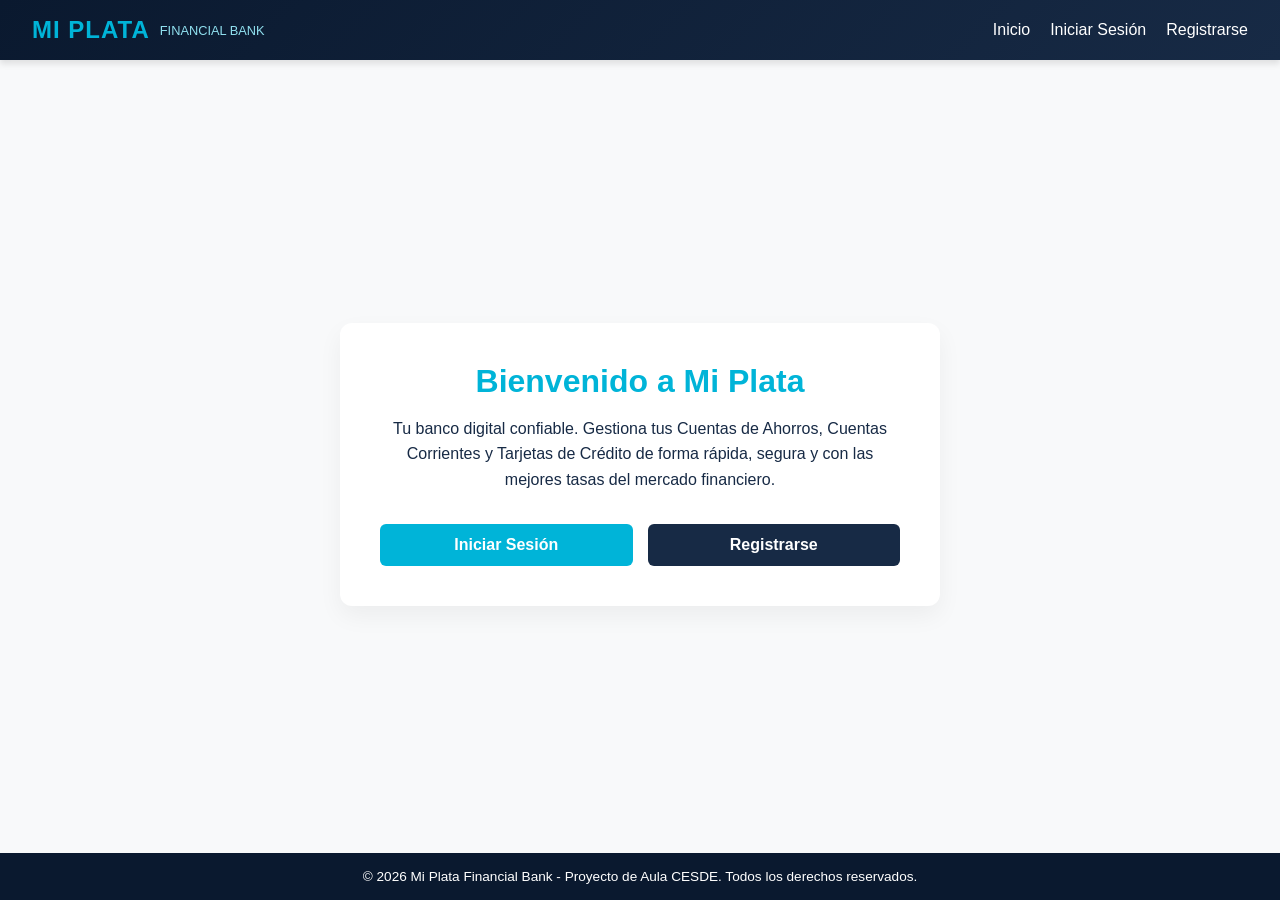
<file: index.html>
<!DOCTYPE html>
<html lang="es">
<head>
    <meta charset="UTF-8">
    <meta name="viewport" content="width=device-width, initial-scale=1.0">
    <title>Mi Plata - Financial Bank</title>
    <link rel="stylesheet" href="styles.css">
</head>
<body>

    <header>
        <div class="logo-container">
            <h1>MI PLATA</h1>
            <span style="font-size: 0.8rem; color: var(--accent);">FINANCIAL BANK</span>
        </div>
        <nav>
            <ul id="main-nav">
                <li><a onclick="router('landing')">Inicio</a></li>
                <li><a onclick="router('login')">Iniciar Sesión</a></li>
                <li><a onclick="router('register')">Registrarse</a></li>
            </ul>
        </nav>
    </header>

    <main id="app-container">
        <!-- El contenido dinámico se inyectará aquí mediante JavaScript -->
    </main>

    <footer>
        <p>&copy; 2026 Mi Plata Financial Bank - Proyecto de Aula CESDE. Todos los derechos reservados.</p>
    </footer>

    <script src="app.js"></script>
</body>
</html>
</file>
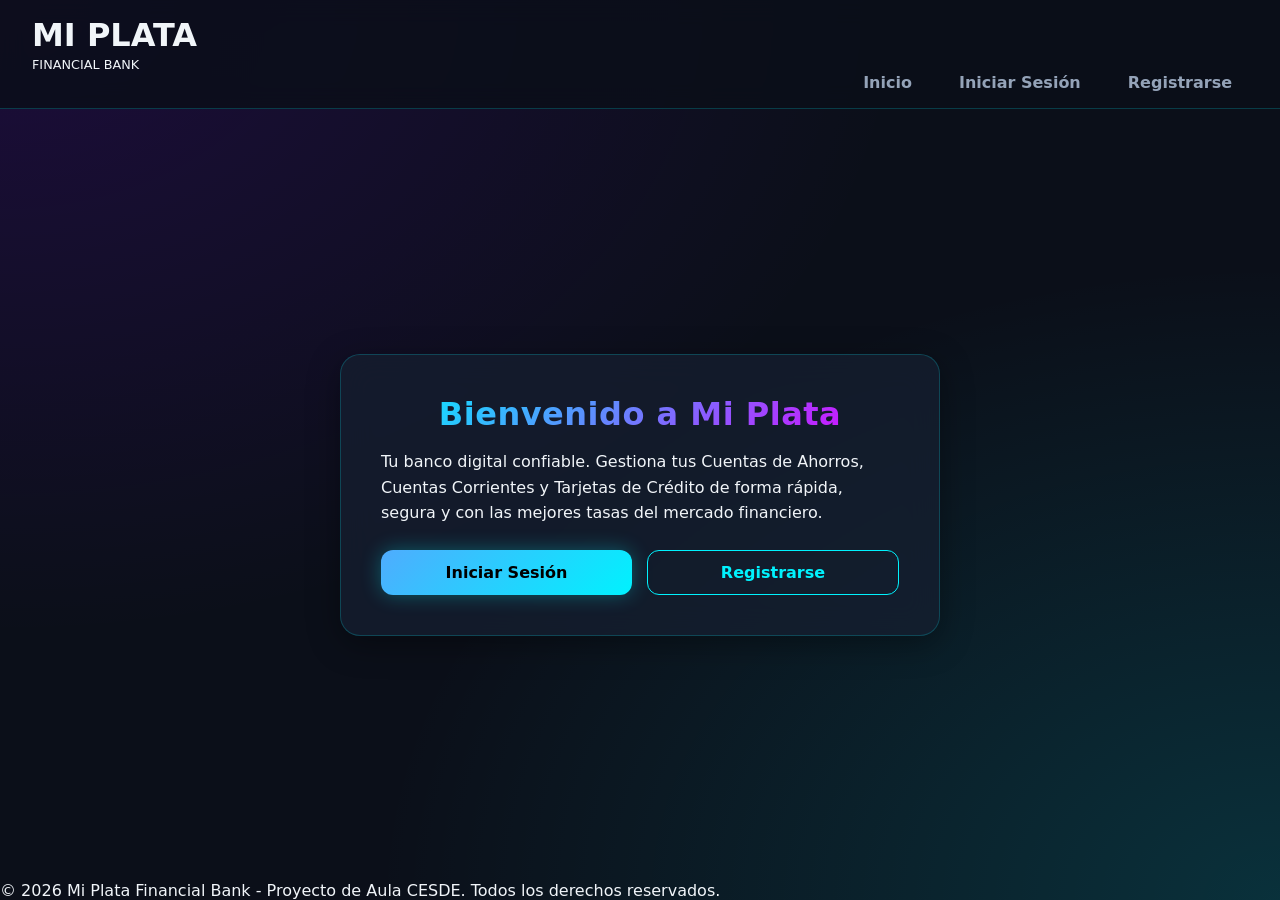
<file: cajero-virtual--main/index.html>
<!DOCTYPE html>
<html lang="es">
<head>
    <meta charset="UTF-8">
    <meta name="viewport" content="width=device-width, initial-scale=1.0">
    <title>Mi Plata - Financial Bank</title>
    <link rel="stylesheet" href="styles.css">
</head>
<body>

    <header>
        <div class="logo-container">
            <h1>MI PLATA</h1>
            <span style="font-size: 0.8rem; color: var(--accent);">FINANCIAL BANK</span>
        </div>
        <nav>
            <ul id="main-nav">
                <li><a onclick="router('landing')">Inicio</a></li>
                <li><a onclick="router('login')">Iniciar Sesión</a></li>
                <li><a onclick="router('register')">Registrarse</a></li>
            </ul>
        </nav>
    </header>

    <main id="app-container">
        <!-- El contenido dinámico se inyectará aquí mediante JavaScript -->
    </main>

    <footer>
        <p>&copy; 2026 Mi Plata Financial Bank - Proyecto de Aula CESDE. Todos los derechos reservados.</p>
    </footer>

    <script type="module" src="./src/app.js"></script>
</body>
</html>
</file>
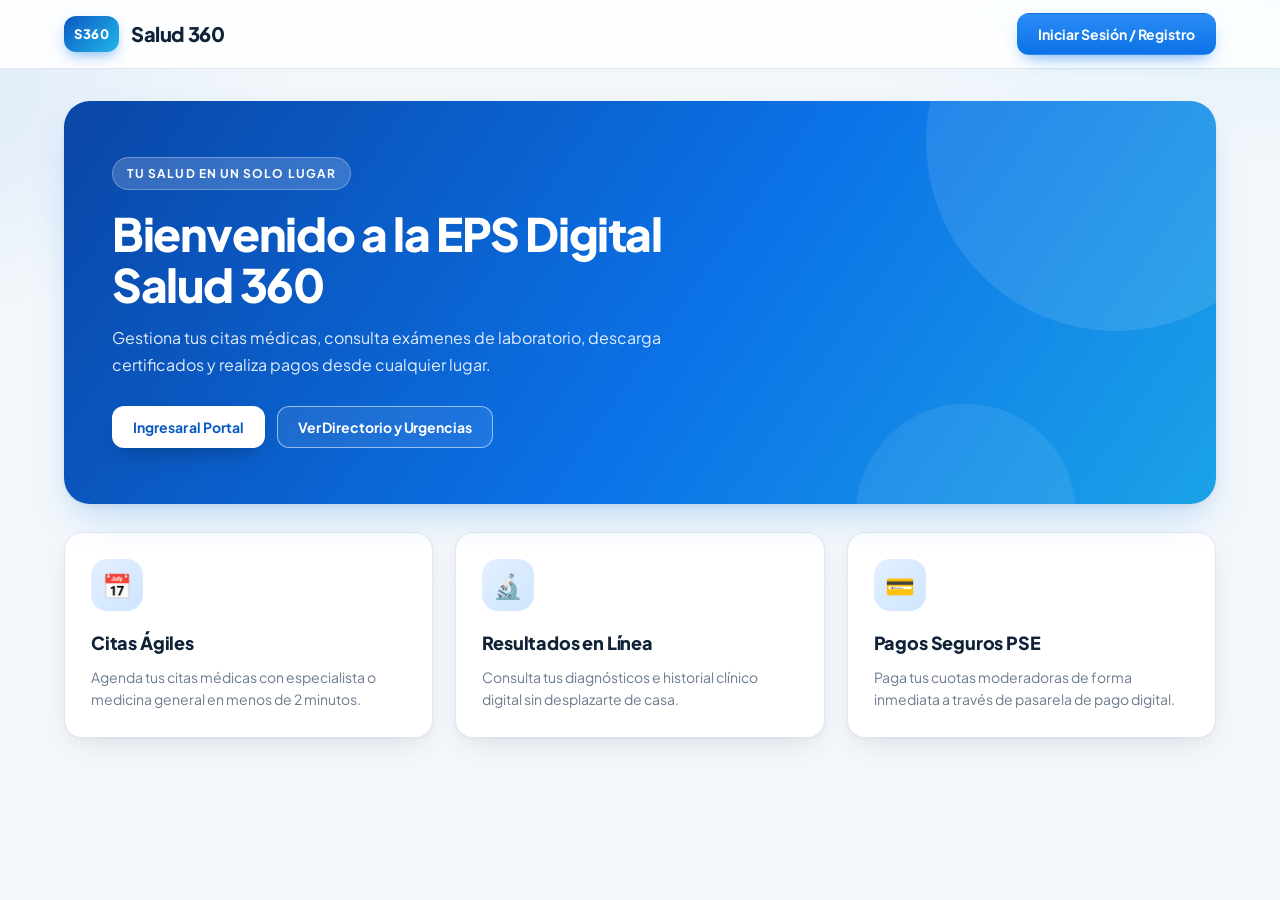
<file: Downloads/salud360/index.html>
<!DOCTYPE html>
<html lang="es">
<head>
    <meta charset="UTF-8">
    <meta name="viewport" content="width=device-width, initial-scale=1.0">
    <title>Salud 360 - Sistema de Gestión Médica</title>
    <link rel="preconnect" href="https://fonts.googleapis.com">
    <link rel="preconnect" href="https://fonts.gstatic.com" crossorigin>
    <link href="https://fonts.googleapis.com/css2?family=Plus+Jakarta+Sans:wght@400;500;600;700;800&display=swap" rel="stylesheet">
    <link rel="stylesheet" href="css/estilos.css">
</head>
<body>

    <!-- Header Principal -->
    <header class="encabezado">
        <div class="contenedor encabezado__interno">
            <div class="marca">
                <span class="marca__sigla">S360</span>
                <span class="marca__nombre">Salud 360</span>
            </div>

            <div class="encabezado__acciones">
                <div id="userInfoHeader" class="usuario-cabecera hidden">
                    <span class="punto-estado"></span>
                    <span id="headerUserName" class="usuario-cabecera__nombre"></span>
                    <span class="insignia insignia--ok">Afiliado Activo</span>
                </div>

               <button id="btnAuthHeader" onclick="cambiarSeccion('auth')" class="btn btn-primario">
                    Iniciar Sesión / Registro
                </button>
            </div>
        </div>
    </header>

    <!-- Contenedor Principal con Grid para Sidebar y Contenido -->
    <div class="contenedor layout">

        <!-- Menú Lateral -->
        <aside id="sidebarNav" class="menu-lateral hidden">
            <div class="menu-lateral__titulo">Menú Afiliado</div>
            <nav class="menu-lateral__nav">
                <button id="nav-dashboard" onclick="cambiarSeccion('dashboard')" class="menu-item activo">📊 Panel (Dashboard)</button>
                <button id="nav-citas" onclick="cambiarSeccion('citas')" class="menu-item">📅 Agendar Citas</button>
                <button id="nav-tramites" onclick="cambiarSeccion('tramites')" class="menu-item">📁 Trámites y Órdenes</button>
                <button id="nav-resultados" onclick="cambiarSeccion('resultados')" class="menu-item">🔬 Resultados Laboratorio</button>
                <button id="nav-pagos" onclick="cambiarSeccion('pagos')" class="menu-item">💳 Pagos (PSE)</button>
                <button id="nav-directorio" onclick="cambiarSeccion('directorio')" class="menu-item">🏥 Directorio y Sedes</button>
                <button id="nav-calificacion" onclick="cambiarSeccion('calificacion')" class="menu-item">⭐ Califica el Servicio</button>
                <div class="menu-lateral__pie">
                    <button onclick="cerrarSesion()" class="menu-item menu-item--salir">🚪 Cerrar Sesión</button>
                </div>
            </nav>
        </aside>

        <!-- Contenedor de Secciones (Cargadas dinámicamente o insertadas) -->
        <main class="contenido">
            <div id="vista-home"></div>
            <div id="vista-auth"></div>
            <div id="vista-dashboard"></div>
            <div id="vista-citas"></div>
            <div id="vista-tramites"></div>
            <div id="vista-resultados"></div>
            <div id="vista-pagos"></div>
            <div id="vista-directorio"></div>
            <div id="vista-calificacion"></div>
        </main>
    </div>

    <!-- Modales -->
    <div id="modalAlert" class="modal hidden">
        <div class="modal__caja">
            <h3 id="modalTitulo" class="modal__titulo"></h3>
            <p id="modalMensaje" class="modal__mensaje"></p>
            <button onclick="cerrarModal()" class="btn btn-primario btn-bloque">Aceptar</button>
        </div>
    </div>

    <div id="modalConfirmacionPago" class="modal hidden">
        <div class="modal__caja">
            <h3 class="modal__titulo">Confirmar Transferencia</h3>
            <p class="modal__mensaje">¿Deseas confirmar la transferencia de la cuota moderadora desde <strong id="bancoSeleccionadoTxt"></strong>?</p>
            <div style="display: flex; gap: 10px;">
                <button onclick="ejecutarPagoFinal()" class="btn btn-exito" style="flex: 1;">Confirmar Pago</button>
                <button onclick="cerrarModalConfirmacionPago()" class="btn btn-gris" style="flex: 1;">Cancelar</button>
            </div>
        </div>
    </div>

    <!-- Scripts -->
    <script src="javascript/autenticacion.js"></script>
    <script src="javascript/funciones.js"></script>
    <script src="javascript/principal.js"></script>
</body>
</html>
</file>
<file: styles.css>
:root {
    --primary: #0a192f;
    --secondary: #00b4d8;
    --accent: #90e0ef;
    --dark: #172a45;
    --light: #f8f9fa;
    --danger: #ef476f;
    --success: #06d6a0;
    --warning: #ffd166;
    --gray: #8892b0;
}

* {
    box-sizing: border-box;
    margin: 0;
    padding: 0;
    font-family: 'Segoe UI', Tahoma, Geneva, Verdana, sans-serif;
}

body {
    background-color: var(--light);
    color: var(--primary);
    min-height: 100vh;
    display: flex;
    flex-direction: column;
}

header {
    background: linear-gradient(135deg, var(--primary), var(--dark));
    color: white;
    padding: 1rem 2rem;
    display: flex;
    justify-content: space-between;
    align-items: center;
    box-shadow: 0 4px 6px rgba(0,0,0,0.1);
}

.logo-container {
    display: flex;
    align-items: center;
    gap: 10px;
}

.logo-container h1 {
    font-size: 1.5rem;
    letter-spacing: 1px;
    color: var(--secondary);
}

nav ul {
    display: flex;
    list-style: none;
    gap: 20px;
}

nav a {
    color: white;
    text-decoration: none;
    font-weight: 500;
    transition: color 0.3s;
    cursor: pointer;
}

nav a:hover {
    color: var(--secondary);
}

main {
    flex: 1;
    display: flex;
    justify-content: center;
    align-items: center;
    padding: 2rem;
}

.card {
    background: white;
    padding: 2.5rem;
    border-radius: 12px;
    box-shadow: 0 10px 25px rgba(0,0,0,0.05);
    width: 100%;
    max-width: 450px;
    transition: all 0.3s ease;
}

.card.wide {
    max-width: 900px;
}

h2 {
    margin-bottom: 1.5rem;
    color: var(--primary);
    text-align: center;
}

.form-group {
    margin-bottom: 1.2rem;
}

label {
    display: block;
    margin-bottom: 0.5rem;
    font-weight: 500;
    color: var(--dark);
}

input, select {
    width: 100%;
    padding: 0.75rem;
    border: 1px solid #ced4da;
    border-radius: 6px;
    font-size: 1rem;
    outline: none;
    transition: border-color 0.3s;
}

input:focus, select:focus {
    border-color: var(--secondary);
}

button {
    width: 100%;
    padding: 0.75rem;
    background-color: var(--secondary);
    color: white;
    border: none;
    border-radius: 6px;
    font-size: 1rem;
    font-weight: bold;
    cursor: pointer;
    transition: background 0.3s, transform 0.1s;
    margin-top: 0.5rem;
}

button:hover {
    background-color: #0096b4;
}

button:active {
    transform: scale(0.98);
}

button.danger {
    background-color: var(--danger);
}
button.danger:hover {
    background-color: #d90429;
}

button.secondary-btn {
    background-color: var(--dark);
}
button.secondary-btn:hover {
    background-color: #0b132b;
}

.alert {
    padding: 0.75rem;
    border-radius: 6px;
    margin-bottom: 1rem;
    font-size: 0.9rem;
    text-align: center;
}

.alert-error {
    background-color: #f8d7da;
    color: #721c24;
    border: 1px solid #f5c6cb;
}

.alert-success {
    background-color: #d4edda;
    color: #155724;
    border: 1px solid #c3e6cb;
}

.text-center {
    text-align: center;
    margin-top: 1rem;
}

.text-center a {
    color: var(--secondary);
    text-decoration: none;
    font-weight: 500;
}

.text-center a:hover {
    text-decoration: underline;
}

.dashboard-grid {
    display: grid;
    grid-template-columns: repeat(auto-fit, minmax(220px, 1fr));
    gap: 15px;
    margin-top: 1.5rem;
}

.dashboard-card {
    background: var(--light);
    border: 1px solid #e2e8f0;
    padding: 1.5rem;
    border-radius: 8px;
    text-align: center;
    cursor: pointer;
    transition: transform 0.2s, box-shadow 0.2s;
}

.dashboard-card:hover {
    transform: translateY(-3px);
    box-shadow: 0 5px 15px rgba(0,0,0,0.08);
    border-color: var(--secondary);
}

.dashboard-card h3 {
    color: var(--primary);
    margin-bottom: 0.5rem;
    font-size: 1.1rem;
}

.dashboard-card p {
    color: var(--gray);
    font-size: 0.85rem;
}

table {
    width: 100%;
    border-collapse: collapse;
    margin-top: 1rem;
}

table, th, td {
    border: 1px solid #e2e8f0;
}

th, td {
    padding: 0.75rem;
    text-align: left;
    font-size: 0.9rem;
}

th {
    background-color: var(--light);
    color: var(--primary);
}

.hidden {
    display: none !important;
}

footer {
    background-color: var(--primary);
    color: white;
    text-align: center;
    padding: 1rem;
    font-size: 0.85rem;
}
</file>
<file: cajero-virtual--main/styles.css>
:root {
    --bg-dark: #0b0f19;
    --card-bg: rgba(22, 31, 49, 0.75);
    --card-border: rgba(0, 242, 254, 0.2);
    
    --primary-neon: #00f2fe;
    --secondary-neon: #4facfe;
    --accent-purple: #7f00ff;
    --accent-pink: #e100ff;
    --danger-neon: #ff2a6d;
    --success-neon: #05ffa1;
    
    --text-main: #f1f5f9;
    --text-muted: #94a3b8;
    
    --radius-md: 12px;
    --radius-lg: 20px;
    --transition: all 0.3s cubic-bezier(0.4, 0, 0.2, 1);
}

* {
    margin: 0;
    padding: 0;
    box-sizing: border-box;
    font-family: 'Segoe UI', system-ui, -apple-system, sans-serif;
}

body {
    background-color: var(--bg-dark);
    background-image: 
        radial-gradient(at 0% 0%, rgba(127, 0, 255, 0.15) 0px, transparent 50%),
        radial-gradient(at 100% 100%, rgba(0, 242, 254, 0.15) 0px, transparent 50%);
    color: var(--text-main);
    min-height: 100vh;
    display: flex;
    flex-direction: column;
}

/* ==========================================
   NAVEGACIÓN DE NEÓN
   ========================================== */
header {
    background: rgba(11, 15, 25, 0.85);
    backdrop-filter: blur(12px);
    border-bottom: 1px solid var(--card-border);
    padding: 1rem 2rem;
    position: sticky;
    top: 0;
    z-index: 100;
}

#main-nav {
    display: flex;
    justify-content: flex-end;
    gap: 15px;
    list-style: none;
}

#main-nav li a {
    color: var(--text-muted);
    text-decoration: none;
    font-weight: 600;
    padding: 8px 16px;
    border-radius: var(--radius-md);
    transition: var(--transition);
    cursor: pointer;
}

#main-nav li a:hover {
    color: var(--primary-neon);
    background: rgba(0, 242, 254, 0.1);
    box-shadow: 0 0 15px rgba(0, 242, 254, 0.2);
}

/* ==========================================
   TARJETAS CON EFECTO CRISTAL (GLASSMORPHISM)
   ========================================== */
main {
    flex: 1;
    display: flex;
    align-items: center;
    justify-content: center;
    padding: 2rem;
}

.card {
    background: var(--card-bg);
    backdrop-filter: blur(16px);
    border: 1px solid var(--card-border);
    border-radius: var(--radius-lg);
    padding: 2.5rem;
    width: 100%;
    max-width: 480px;
    box-shadow: 0 8px 32px 0 rgba(0, 0, 0, 0.37);
    transition: var(--transition);
}

.card.wide {
    max-width: 900px;
}

.card h1, .card h2 {
    background: linear-gradient(135deg, var(--primary-neon), var(--accent-pink));
   -webkit-background-clip: text;
background-clip: text; 
-webkit-text-fill-color: transparent;
    font-weight: 800;
    margin-bottom: 1.5rem;
    text-align: center;
    letter-spacing: 0.5px;
}

/* ==========================================
   INPUTS Y FORMULARIOS FUTURISTAS
   ========================================== */
.form-group {
    margin-bottom: 1.2rem;
}

.form-group label {
    display: block;
    margin-bottom: 0.5rem;
    color: var(--text-muted);
    font-size: 0.85rem;
    text-transform: uppercase;
    letter-spacing: 1px;
}

input, select {
    width: 100%;
    padding: 12px 16px;
    background: rgba(255, 255, 255, 0.05);
    border: 1px solid rgba(255, 255, 255, 0.1);
    border-radius: var(--radius-md);
    color: var(--text-main);
    font-size: 1rem;
    outline: none;
    transition: var(--transition);
}

input:focus, select:focus {
    border-color: var(--primary-neon);
    background: rgba(0, 242, 254, 0.05);
    box-shadow: 0 0 15px rgba(0, 242, 254, 0.25);
}

/* ==========================================
   BOTONES CON EFECTO GLOW
   ========================================== */
button {
    width: 100%;
    padding: 12px 20px;
    border: none;
    border-radius: var(--radius-md);
    background: linear-gradient(135deg, var(--secondary-neon), var(--primary-neon));
    color: #000;
    font-weight: 700;
    font-size: 1rem;
    cursor: pointer;
    transition: var(--transition);
    box-shadow: 0 0 20px rgba(0, 242, 254, 0.3);
}

button:hover {
    transform: translateY(-2px);
    box-shadow: 0 0 30px rgba(0, 242, 254, 0.6);
}

button.secondary-btn {
    background: transparent;
    border: 1px solid var(--primary-neon);
    color: var(--primary-neon);
    box-shadow: none;
}

button.secondary-btn:hover {
    background: rgba(0, 242, 254, 0.15);
    box-shadow: 0 0 20px rgba(0, 242, 254, 0.3);
}

button.danger {
    background: transparent;
    border: 1px solid var(--danger-neon);
    color: var(--danger-neon);
    box-shadow: none;
}

button.danger:hover {
    background: rgba(255, 42, 109, 0.2);
    box-shadow: 0 0 20px rgba(255, 42, 109, 0.4);
}

/* ==========================================
   GRID DEL DASHBOARD Y TABLAS
   ========================================== */
.dashboard-grid {
    display: grid;
    grid-template-columns: repeat(auto-fit, minmax(220px, 1fr));
    gap: 20px;
}

.dashboard-card {
    background: rgba(255, 255, 255, 0.03);
    border: 1px solid rgba(255, 255, 255, 0.08);
    border-radius: var(--radius-md);
    padding: 1.5rem;
    cursor: pointer;
    transition: var(--transition);
}

.dashboard-card:hover {
    border-color: var(--primary-neon);
    transform: translateY(-5px);
    background: rgba(0, 242, 254, 0.05);
    box-shadow: 0 10px 25px -5px rgba(0, 242, 254, 0.2);
}

.dashboard-card h3 {
    color: var(--primary-neon);
    margin-bottom: 0.5rem;
}

table {
    width: 100%;
    border-collapse: collapse;
    margin-top: 1rem;
}

th, td {
    padding: 12px 16px;
    text-align: left;
    border-bottom: 1px solid rgba(255, 255, 255, 0.08);
}

th {
    color: var(--text-muted);
    font-size: 0.85rem;
    text-transform: uppercase;
}

/* ==========================================
   ALERTAS
   ========================================== */
.alert {
    padding: 12px 16px;
    border-radius: var(--radius-md);
    margin-bottom: 1rem;
    font-size: 0.9rem;
}

.alert-error {
    background: rgba(255, 42, 109, 0.15);
    border: 1px solid var(--danger-neon);
    color: #ff80a0;
}

.alert-success {
    background: rgba(5, 255, 161, 0.15);
    border: 1px solid var(--success-neon);
    color: #80ffd0;
}
</file>
<file: Downloads/salud360/css/estilos.css>
/* =========================================================
   SALUD 360 - Archivo Maestro de Estilos
   ========================================================= */
@import "variables.css";
@import "base.css";
@import "layout.css";
@import "componentes.css";
@import "formularios.css";
@import "sedes.css";

/* Media Queries globales para responsividad */
@media (max-width: 980px) {
    .layout { flex-direction: column; gap: 20px; padding-top: 22px; }
    .menu-lateral { position: static; width: 100%; padding: 14px; }
    .menu-lateral__titulo { display: none; }
    .menu-lateral__nav { flex-direction: row; flex-wrap: wrap; }
    .menu-item { width: auto; padding: 9px 12px; }
    .menu-item:hover { transform: none; }
    .menu-item.activo::before { display: none; }
    .menu-lateral__pie { margin: 0; padding: 0; border: 0; }
    .rejilla-3 { grid-template-columns: 1fr; }
}

@media (max-width: 600px) {
    .contenedor { padding: 0 16px; }
    .usuario-cabecera__nombre, .usuario-cabecera .insignia { display: none; }
    .usuario-cabecera { padding: 10px; }
    .hero { padding: 34px 24px; border-radius: 22px; }
    .banner { padding: 26px 22px; }
    .tarjeta { padding: 24px 20px; }
    .campos-doc { grid-template-columns: 1fr; }
}

@media (prefers-reduced-motion: reduce) {
    *, *::before, *::after { animation: none !important; transition: none !important; }
}
</file>
